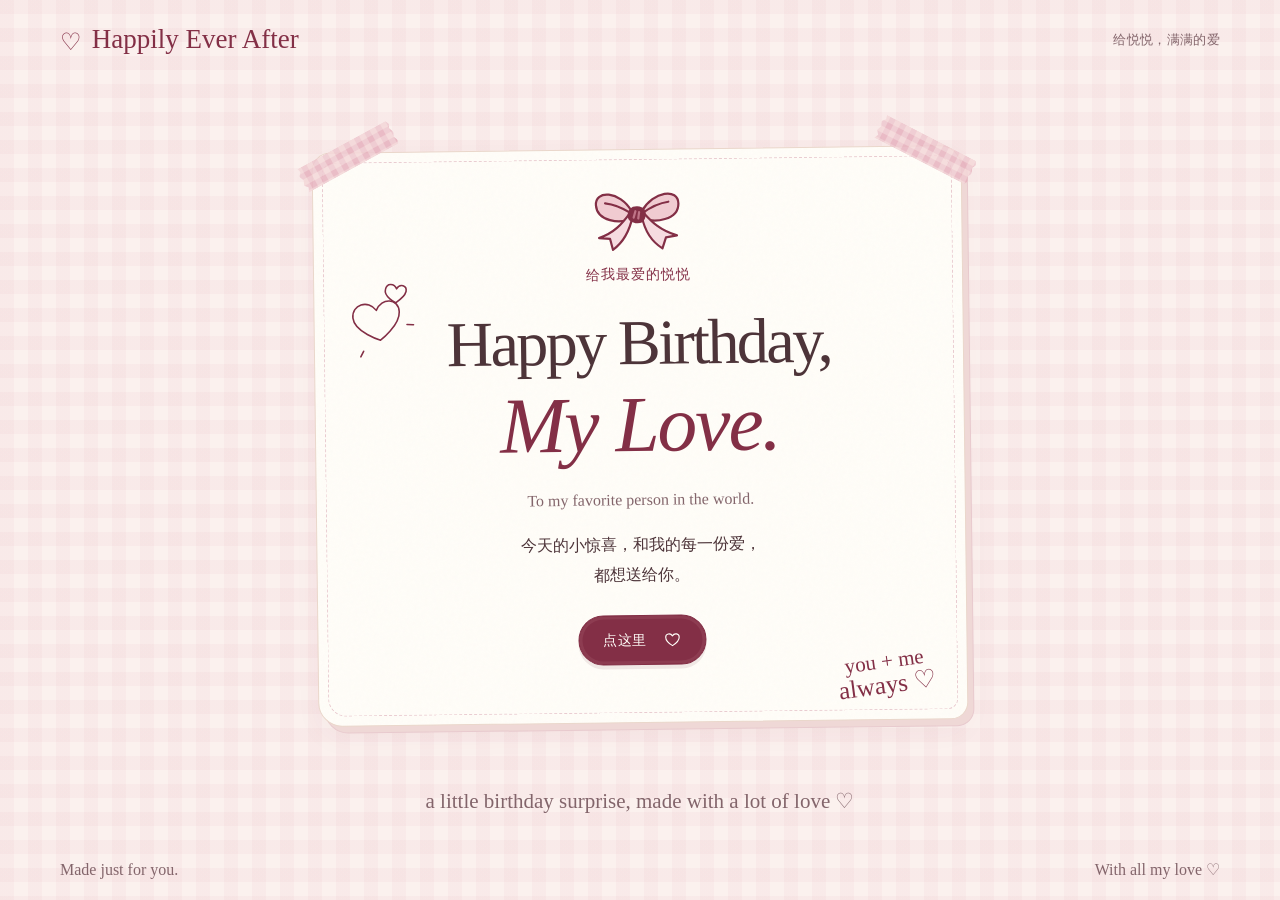
<file: index.html>
<!doctype html>
<html lang="en">
  <head>
    <meta charset="utf-8">
    <meta name="viewport" content="width=device-width, initial-scale=1, viewport-fit=cover">
    <meta name="theme-color" content="#fbf1ee">
    <meta name="description" content="A birthday keepsake, made with love.">
    <meta name="robots" content="noindex, nofollow, noarchive">
    <title>Happily Ever After — For You</title>
    <link rel="icon" href="assets/favicon.svg?v=2" type="image/svg+xml">
    <link rel="stylesheet" href="style.css?v=5">
    <script src="script.js?v=5" defer></script>
  </head>
  <body>
    <a class="skip-link" href="#main">Skip to the main content</a>
    <header class="masthead">
      <a class="wordmark" href="index.html" aria-label="Happily Ever After, back to the beginning"><span aria-hidden="true">♡</span> Happily Ever After</a>
      <span class="masthead-note" lang="zh-Hans">给悦悦，满满的爱</span>
    </header>
    <main id="main">
      <section class="opening" aria-labelledby="birthday-title">
        <div class="opening-inner">
          <span class="paper-tape tape-left" aria-hidden="true"></span>
          <span class="paper-tape tape-right" aria-hidden="true"></span>
          <img class="birthday-bow" src="assets/bow.svg" width="120" height="80" alt="">
          <p class="eyebrow opening-eyebrow" lang="zh-Hans">给我最爱的悦悦</p>
          <h1 id="birthday-title">Happy Birthday,<br><em>My Love.</em></h1>
          <p class="opening-subtitle">To my favorite person in the world.</p>
          <p class="opening-message" lang="zh-Hans">今天的小惊喜，和我的每一份爱，<br>都想送给你。</p>
          <a class="primary-button opening-cta" href="memories.html" lang="zh-Hans">
            点这里
            <svg viewBox="0 0 24 24" fill="none" aria-hidden="true"><path d="M12 20S3 14.7 3 8.7C3 3.8 9.5 2.8 12 7c2.5-4.2 9-3.2 9 1.7C21 14.7 12 20 12 20Z"/></svg>
          </a>
          <span class="card-note" aria-hidden="true">you + me<br><span>always ♡</span></span>
          <svg class="card-hearts" viewBox="0 0 100 100" fill="none" aria-hidden="true"><path d="M42 71S12 54 14 36c2-17 24-19 31-3 10-15 31-9 28 8-3 17-31 30-31 30Z"/><path d="M71 29S58 18 62 10c4-9 13-5 14 2 6-6 14-1 11 6-3 6-16 11-16 11Z"/><path d="m18 80-5 6m66-27 8 2"/></svg>
        </div>
        <p class="opening-footnote">a little birthday surprise, made with a lot of love ♡</p>
      </section>
    </main>
    <footer class="site-footer"><span>Made just for you.</span><span>With all my love ♡</span></footer>
  </body>
</html>
</file>
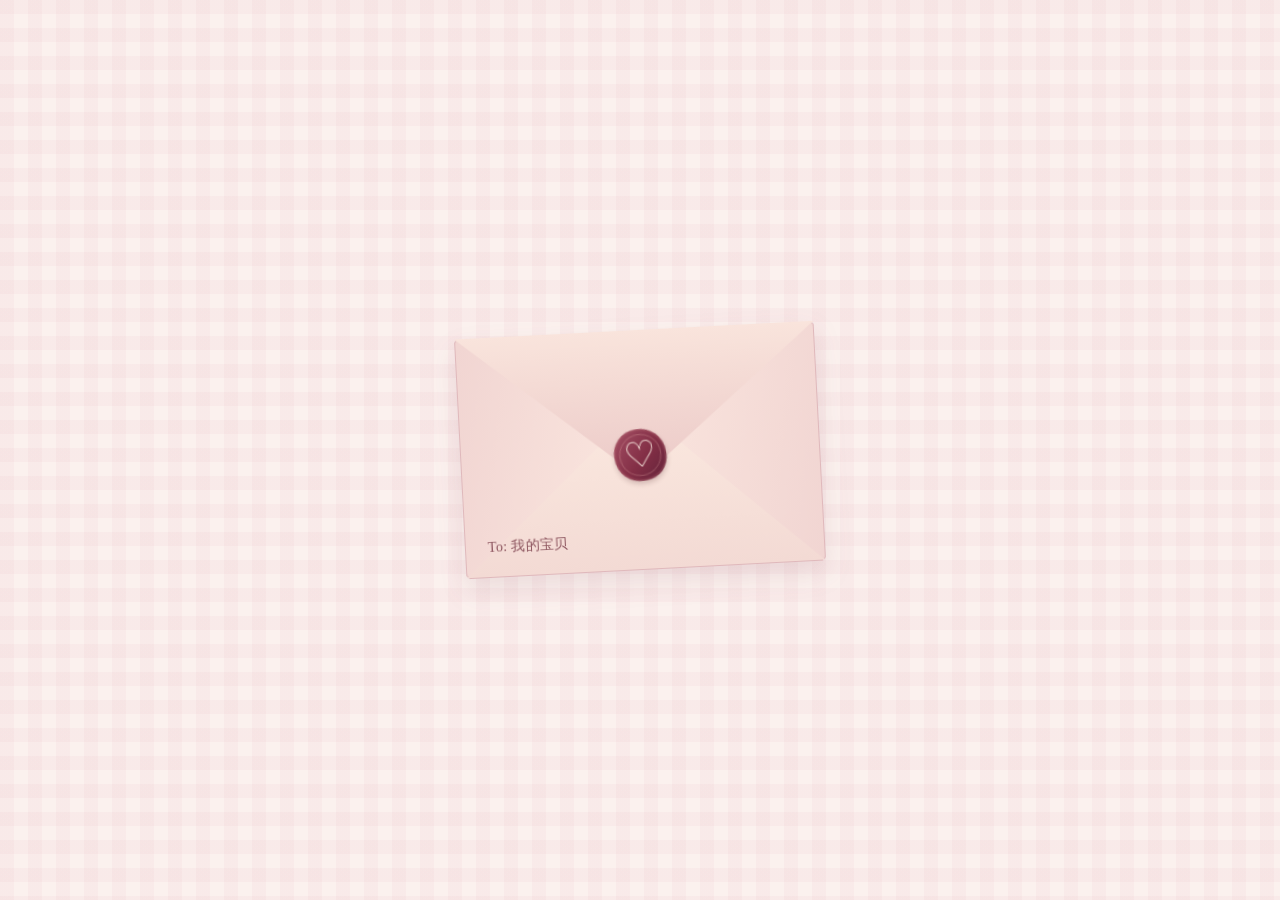
<file: letter.html>
<!doctype html>
<html lang="zh-Hans">
  <head>
    <meta charset="utf-8">
    <meta name="viewport" content="width=device-width, initial-scale=1, viewport-fit=cover">
    <meta name="theme-color" content="#fbf1ee">
    <meta name="description" content="A birthday keepsake, made with love.">
    <meta name="robots" content="noindex, nofollow, noarchive">
    <title>A Letter for You — Happily Ever After</title>
    <link rel="icon" href="assets/favicon.svg?v=2" type="image/svg+xml">
    <link rel="stylesheet" href="style.css?v=5">
    <script src="script.js?v=5" defer></script>
  </head>
  <body class="letter-page">
    <main id="main">
      <section class="envelope-scene section-width" id="envelope-scene" aria-label="给宝贝的信封" hidden>
        <button class="envelope-button" id="open-envelope" type="button" aria-label="拆开信封" aria-controls="letter-reading" aria-expanded="false">
          <span class="envelope-space" aria-hidden="true">
            <span class="envelope">
              <span class="envelope-back"></span>
              <span class="envelope-insert"><span class="insert-greeting">My love,</span><span class="insert-line"></span><span class="insert-line"></span><span class="insert-line short"></span></span>
              <span class="envelope-front"></span>
              <span class="envelope-flap"></span>
              <span class="envelope-address" lang="zh-Hans">To: 我的宝贝</span>
              <span class="envelope-seal">♡</span>
            </span>
          </span>
        </button>
        <p class="sr-only" id="envelope-status" role="status" lang="zh-Hans"></p>
      </section>
      <div id="letter-reading" class="letter-reading">
      <section class="letter-section section-width" id="letter" aria-labelledby="letter-title">
        <article class="letter-paper">
          <!-- LOVE LETTER START: edit only the paragraphs in this block. -->
          <div class="letter-content" lang="zh-Hans">
            <p id="letter-title" tabindex="-1">生日快乐，我最爱的宝贝！❤️</p>

            <p>不知不觉，我们已经在一起快半年啦。</p>

            <p>回想起这半年，我们一起经历了好多好多事情，也留下了好多特别珍贵的回忆。有时候想起来，我真的觉得自己好幸福。</p>

            <p>其实我很喜欢我们在一起的生活。</p>

            <p>喜欢和你一起出去玩，也喜欢和你一起做那些再普通不过的小事。喜欢每天和你分享生活里的点点滴滴，喜欢想到很快又能见到你，喜欢原本平凡的一天，因为有你而变得值得期待。</p>

            <p>我有时候会觉得，时间过得真的好快。明明还有好多事情想和你一起做，好多地方想和你一起去，好多话想慢慢说给你听，怎么一转眼半年就过去了。</p>

            <p>但仔细想想，比起那些特别的日子，更让我舍不得的，其实是我们在一起的每一天。那些一起吃饭、聊天、散步，甚至只是安安静静待在一起的时光，都让我觉得特别幸福。以前觉得再平常不过的小事，现在因为有你，都成了我想一直拥有的生活。</p>

            <p>现在你也开始了在 UCLA 的学习生活。我知道你对自己有很多期待，也会给自己很大的压力。我希望你能顺顺利利地完成自己想做的事情，但我更希望你每天都能开心一点，不要总是那么累。</p>

            <p>我想陪你庆祝每一个小小的成功，也想在你难过、委屈、疲惫的时候抱抱你。我希望以后不管遇到什么事情，你都不用觉得自己只能一个人面对，因为我真的很想一直陪着你。</p>

            <p>写到这里，我突然觉得，生日好像是一件很神奇的事情。</p>

            <p>今天是你来到这个世界上的日子。而对我来说，最值得开心的事情之一，就是我们后来遇见了彼此，成为了彼此生活中那么重要的人。</p>

            <p>谢谢你出现在我的生活里，谢谢你给了我这么幸福的半年。</p>

            <p>如果可以的话，我真的好想把我们的时间过得慢一点。想和你一起经历好多好多的春夏秋冬，一起去看这个世界，一起把现在还没实现的愿望一个个实现。</p>

            <p>我想在你以后的每一个生日都陪在你身边。想看着你慢慢实现自己的梦想，想和你一起经历人生中所有重要的时刻，也想在很多很多年以后，还能像现在这样牵着你的手，叫你一声宝贝。</p>

            <p>我知道未来一定不会每一天都像现在这样轻松快乐，但我想和你一起面对那些不那么容易的日子。因为我想要的，不只是和你一起度过开心的时光，而是和你一起生活，一起走过很长很长的人生。</p>

            <p>这半年真的太幸福了。</p>

            <p>我好舍不得这些已经过去的日子，也好期待以后和你在一起的每一天。<br>我真的真的很爱你，也真的永远都不想和你分开。</p>

            <p>生日快乐，我的宝贝。</p>

            <p>希望新的一岁，你能一直像“悦悦”一样，开开心心的。</p>

            <p>也希望在未来很久很久的日子里，我都能是那个陪在你身边、让你开心的人。</p>

            <p class="letter-signature">永远爱你 ❤️</p>
          </div>
          <!-- LOVE LETTER END -->
        </article>
      </section>
      </div>
    </main>
  </body>
</html>
</file>
<file: style.css>
/* A little birthday gift: ribbon, gingham, paper, and a lot of love. */
:root {
  color-scheme: light;
  --paper: #fbf1ee;
  --letter-paper: #fffdf8;
  --ink: #4d3439;
  --muted: #83656b;
  --accent: #832f46;
  --accent-dark: #622239;
  --accent-soft: #ddb1bc;
  --line: #e8ced1;
  --masthead-height: 72px;
  --footer-height: 56px;
  --serif: "Iowan Old Style", "Baskerville", "Palatino Linotype", "Book Antiqua", Georgia, serif;
  --hand: "Snell Roundhand", "Apple Chancery", "URW Chancery L", "Brush Script MT", "Segoe Print", cursive;
  --sans: -apple-system, BlinkMacSystemFont, "Segoe UI", sans-serif;
  --chinese: "Songti SC", "STSong", "Noto Serif CJK SC", "Source Han Serif SC", "PingFang SC", "Microsoft YaHei", serif;
}
*, *::before, *::after { box-sizing: border-box; }
html { scroll-padding-top: 24px; }
body {
  margin: 0;
  color: var(--ink);
  background-color: var(--paper);
  background-image: linear-gradient(90deg, #eac4ca26 50%, transparent 50%), linear-gradient(#eac4ca26 50%, transparent 50%);
  background-size: 28px 28px;
  font-family: var(--sans);
  -webkit-font-smoothing: antialiased;
  -webkit-text-size-adjust: 100%;
}
[hidden] { display: none !important; }
::selection { background: #efd0d8; color: #622239; }
a { color: inherit; text-underline-offset: 5px; }
a, button, video { -webkit-tap-highlight-color: #832f4618; }
a:focus-visible, button:focus-visible, video:focus-visible { outline: 2px solid var(--accent); outline-offset: 6px; }
button { font: inherit; }
h1, h2, p { margin: 0; }
h1, h2 { font-family: var(--serif); font-weight: 400; }
svg { width: 20px; height: 20px; stroke: currentColor; stroke-width: 1.5; stroke-linecap: round; stroke-linejoin: round; }
.section-width { width: min(100% - 40px, 880px); margin-inline: auto; }
.eyebrow { color: var(--muted); font-family: var(--chinese); font-size: 13px; line-height: 1.7; letter-spacing: .07em; }
.handwritten { font-family: var(--hand); font-size: 23px; letter-spacing: 0; color: var(--accent); }
.skip-link { position: fixed; left: 16px; top: 12px; z-index: 20; padding: 12px 18px; border-radius: 12px; background: var(--letter-paper); transform: translateY(-160%); }
.skip-link:focus { transform: translateY(0); }
.sr-only { position: absolute; width: 1px; height: 1px; padding: 0; margin: -1px; overflow: hidden; clip-path: inset(50%); white-space: nowrap; border: 0; }
.masthead { width: calc(100% - 40px); max-width: 1160px; margin: 0 auto; min-height: var(--masthead-height); padding-top: env(safe-area-inset-top, 0px); display: flex; align-items: center; justify-content: space-between; gap: 14px; }
.wordmark { font-family: var(--hand); font-size: 22px; line-height: 1.3; text-decoration: none; color: var(--accent); }
.wordmark span { font-family: var(--serif); display: inline-block; margin-right: 3px; font-size: 24px; vertical-align: -2px; }
.masthead-note { color: var(--muted); font-family: var(--chinese); font-size: 11px; letter-spacing: .025em; text-align: right; }
.site-footer { display: flex; align-items: center; justify-content: space-between; gap: 18px; width: calc(100% - 40px); max-width: 1160px; min-height: var(--footer-height); margin: 0 auto; padding: 14px 0 max(14px, env(safe-area-inset-bottom)); color: var(--muted); font-family: var(--hand); font-size: 16px; line-height: 1.6; }
.primary-button { display: inline-flex; justify-content: center; align-items: center; gap: 17px; min-height: 50px; padding: 12px 24px; border: 1px solid var(--accent); border-radius: 999px; background: var(--accent); color: var(--letter-paper); box-shadow: 0 4px 0 #67293a18, inset 0 0 0 3px #f5c8d015; text-decoration: none; font-size: 14px; line-height: 1.6; letter-spacing: .03em; transition: background-color 180ms, transform 180ms; }
.primary-button:hover { background: var(--accent-dark); transform: translateY(-2px); }
.primary-button svg { width: 18px; height: 18px; flex-shrink: 0; }
.paper-tape { position: absolute; display: block; z-index: 3; width: 104px; height: 26px; background-color: #e6b1be; background-image: linear-gradient(90deg, #fff6ed55 50%, transparent 50%), linear-gradient(#fff6ed55 50%, transparent 50%); background-size: 12px 12px; opacity: .84; clip-path: polygon(2% 0, 98% 0, 100% 16%, 98% 30%, 100% 52%, 98% 68%, 100% 86%, 98% 100%, 1% 100%, 3% 83%, 0 68%, 2% 49%, 0 30%, 3% 16%); pointer-events: none; }

/* The first page is a birthday card, held down with pink paper tape. */
.opening { min-height: calc(100svh - var(--masthead-height) - var(--footer-height)); display: flex; flex-direction: column; align-items: center; justify-content: center; text-align: center; padding: 28px 25px 20px; }
.opening-inner { position: relative; width: min(100%, 650px); margin-block: auto; padding: 27px 22px 58px; border: 1px solid #ead7cb; border-radius: 18px 22px 17px 24px; background-color: var(--letter-paper); background-image: url("data:image/svg+xml,%3Csvg viewBox='0 0 180 180' xmlns='http://www.w3.org/2000/svg'%3E%3Cfilter id='paper'%3E%3CfeTurbulence type='fractalNoise' baseFrequency='.85' numOctaves='3' stitchTiles='stitch'/%3E%3C/filter%3E%3Cpath fill='%238b5d67' opacity='.025' filter='url(%23paper)' d='M0 0h180v180H0z'/%3E%3C/svg%3E"); box-shadow: 6px 7px 0 -1px #efd8d6, 6px 7px 0 0 #e8cace, 0 12px 28px #7535450a; transform: rotate(-.7deg); }
.opening-inner::after { content: ""; position: absolute; inset: 9px; border: 1px dashed #e9cbd0; border-radius: 12px 16px 11px 18px; pointer-events: none; }
.tape-left { top: -10px; left: -17px; transform: rotate(-28deg); }
.tape-right { top: -10px; right: -17px; transform: rotate(28deg); }
.birthday-bow { display: block; width: 96px; height: auto; margin: 0 auto 6px; }
.opening-eyebrow { margin-bottom: 19px; font-size: 14px; color: var(--accent); }
.opening h1 { font-size: clamp(37px, 6.3vw, 64px); line-height: 1.12; letter-spacing: -.04em; }
.opening h1 em { display: inline-block; color: var(--accent); font-family: var(--hand); font-size: 1.24em; line-height: 1.15; font-weight: 400; letter-spacing: -.025em; }
.opening-subtitle { margin-top: 17px; font-family: var(--serif); font-size: 14px; line-height: 1.6; color: var(--muted); }
.opening-message { margin-top: 17px; font-family: var(--chinese); font-size: 15px; line-height: 1.9; color: var(--ink); }
.opening-cta { margin-top: 25px; }
.card-note { position: absolute; right: 22px; bottom: 13px; color: var(--accent); font-family: var(--hand); font-size: 16px; line-height: 1; transform: rotate(-7deg); }
.card-note > span { font-size: 19px; }
.card-hearts { display: none; position: absolute; top: 130px; left: 29px; width: 79px; height: 79px; color: var(--accent); stroke-width: 2; transform: rotate(-12deg); }
.opening-footnote { margin-top: 24px; padding-inline: 10px; max-width: 350px; color: var(--muted); font-family: var(--hand); font-size: 19px; line-height: 1.5; }

/* A little polaroid frame around our real, portrait film. */
.film-page { text-align: center; padding-top: 14px; padding-bottom: 16px; min-height: calc(100svh - var(--masthead-height) - var(--footer-height)); }
.chapter-heading { text-align: center; }
.chapter-title { margin-top: 6px; font-family: var(--chinese); font-size: clamp(29px, 4vw, 38px); line-height: 1.4; letter-spacing: .015em; }
.section-description { margin-top: 7px; font-family: var(--chinese); font-size: 13px; color: var(--muted); line-height: 1.7; }
.film-shell { --film-ratio: .5625; position: relative; width: min(100%, 440px, calc(62svh * var(--film-ratio))); margin: 26px auto 0; padding: 8px; background: var(--letter-paper); border: 1px solid #ead7cf; border-radius: 3px; box-shadow: 3px 4px 0 #efd8d640, 0 8px 22px #7535450b; transform: rotate(-.7deg); }
.film-shell.is-landscape { width: min(100%, 740px, calc(62svh * var(--film-ratio))); }
.film-tape { width: 86px; height: 22px; top: -13px; left: calc(50% - 43px); transform: rotate(4deg); }
.film-frame { position: relative; aspect-ratio: var(--film-ratio); overflow: hidden; border-radius: 2px; background: #3c2028; }
.film-frame video { position: absolute; inset: 0; display: block; width: 100%; height: 100%; object-fit: contain; background: #211b1d; }
.film-placeholder { position: absolute; inset: 0; }
.film-cover { display: block; width: 100%; height: 100%; object-fit: cover; }
.film-cover-copy { position: absolute; inset: 0; display: flex; flex-direction: column; align-items: center; justify-content: center; color: #f7efdf; padding: 18px 10px 40px; }
.film-cover-eyebrow { font-size: 8px; line-height: 1.6; letter-spacing: .08em; color: #e6d0c9; }
.film-cover-copy > p { margin-top: 20px; font-family: var(--hand); font-size: clamp(35px, 8vw, 63px); line-height: 1.1; letter-spacing: -.025em; }
.film-cover-rule { width: 25px; height: 1px; margin-top: 24px; background: #cc999b; }
.film-cover-signoff { margin-top: 21px; font-family: var(--serif); font-style: italic; font-size: 14px; color: #e6d0c9; }
.film-status { position: absolute; left: 14px; right: 14px; bottom: 24px; color: #e6d0c9; font-size: 10px; line-height: 1.6; }
.film-caption { display: flex; justify-content: space-between; align-items: center; gap: 7px; padding: 13px 1px 6px; color: var(--accent); font-family: var(--hand); font-size: 15px; line-height: 1.25; text-align: left; }
.film-caption > :last-child { text-align: right; white-space: nowrap; font-family: var(--sans); color: var(--muted); font-size: 9px; }
.playback-help { margin: 14px auto 0; max-width: 420px; color: var(--muted); font-size: 13px; line-height: 1.8; }
.film-invitation { min-height: 72px; display: flex; flex-direction: column; align-items: center; justify-content: center; gap: 9px; padding-top: 16px; }
.film-next-note { font-family: var(--chinese); color: var(--muted); font-size: 13px; line-height: 1.7; text-wrap: balance; }
.film-letter-link { display: inline-flex; align-items: center; justify-content: center; min-height: 44px; padding: 8px 4px; color: var(--accent); font-family: var(--chinese); font-size: 15px; line-height: 1.7; text-decoration-style: dotted; text-decoration-color: var(--accent-soft); text-underline-offset: 7px; }
.film-letter-link:hover { color: var(--accent-dark); text-decoration-color: var(--accent); }
.film-invitation.is-ready { padding-bottom: 10px; }

/* A blush envelope, a heart seal, and words saved just for her. */
.envelope-scene { min-height: 100svh; display: flex; flex-direction: column; align-items: center; justify-content: center; text-align: center; padding-block: 24px; }
.envelope-button { display: block; width: min(100% - 18px, 330px); margin: 0; border: none; padding: 0; background: transparent; color: var(--accent); cursor: pointer; touch-action: manipulation; transform: rotate(-3deg); transition: transform 250ms; }
.envelope-button:hover { transform: rotate(-1deg); }
.envelope-space { display: block; position: relative; padding-block: 48px; }
.envelope { display: block; position: relative; width: 100%; aspect-ratio: 3 / 2; perspective: 1100px; filter: drop-shadow(0 12px 13px #7535451c); }
.envelope-back { position: absolute; inset: 0; background: #e8c1c0; border: 1px solid #d9adb3; border-radius: 5px; }
.envelope-insert { position: absolute; top: 7%; left: 6%; width: 88%; height: 86%; padding: 24px; text-align: left; background: var(--letter-paper); border: 1px solid #e8dfd2; transition: transform 650ms 180ms cubic-bezier(.2,.65,.3,1); }
.insert-greeting { display: block; font: 30px var(--hand); color: var(--accent); margin-bottom: 18px; }
.insert-line { display: block; width: 100%; height: 1px; background: #eedbd9; margin-top: 13px; }
.insert-line.short { width: 70%; }
.envelope-front { position: absolute; inset: 0; z-index: 2; clip-path: polygon(0 0, 50% 57%, 100% 0, 100% 100%, 0 100%); background: linear-gradient(100deg, #f1d5d2, #fae5de 48%, #f1d5d2); border: 1px solid #dfb8bb; border-radius: 5px; }
.envelope-front::after { content: ""; position: absolute; inset: 0; clip-path: polygon(0 100%, 50% 32%, 100% 100%); background: linear-gradient(0deg, #f3dad4, #fff0e5); }
.envelope-flap { position: absolute; top: 0; left: 0; width: 100%; height: 62%; z-index: 3; clip-path: polygon(0 0, 100% 0, 50% 100%); background: linear-gradient(180deg, #f9e4dc, #ebc9c7); transform-origin: center top; backface-visibility: hidden; transition: transform 620ms cubic-bezier(.25,.1,.25,1); }
.envelope-address { position: absolute; z-index: 3; left: 23px; bottom: 21px; color: #8b535d; font-family: var(--chinese); font-size: 14px; letter-spacing: .025em; }
.envelope-seal { position: absolute; z-index: 4; top: 52%; left: 50%; width: 52px; height: 52px; display: flex; align-items: center; justify-content: center; border-radius: 47% 50% 45% 49%; transform: translate(-50%, -50%) rotate(-7deg); background: linear-gradient(135deg, #a44f64, #832f46 55%, #622239); color: #f9e9df; font: 36px/1 var(--serif); box-shadow: 0 3px 5px #45181e33, inset 0 0 0 2px #b9677040; transition: opacity 220ms, transform 250ms; }
.envelope-seal::before { content: ""; position: absolute; inset: 5px; border: 1px solid #e3a5a359; border-radius: 50%; }
.envelope-button:disabled { cursor: default; }
.envelope-button.is-opening .envelope-flap { transform: rotateX(180deg); }
.envelope-button.is-opening .envelope-seal { opacity: 0; transform: translate(-50%, -60%) rotate(-7deg); }
.envelope-button.is-opening .envelope-insert { transform: translateY(-49%); }

/* The letter stays still and readable, on a page of our own stationery. */
.letter-reading { min-height: 100svh; padding: 35px 0 40px; }
.letter-section { max-width: 740px; }
.letter-paper { position: relative; padding: 38px 27px 46px; background-color: var(--letter-paper); border: 1px solid #ead7cf; border-radius: 5px 7px 4px 6px; box-shadow: 4px 5px 0 #efd8d680, 0 12px 38px -26px #7535452e; }
.letter-paper::after { content: ""; position: absolute; inset: 10px; border: 1px dashed #ecd5d5; border-radius: 2px; pointer-events: none; }
.letter-content { font-family: var(--chinese); font-size: 17px; line-height: 2.05; font-weight: 400; letter-spacing: .025em; overflow-wrap: break-word; line-break: strict; }
.letter-content p + p { margin-top: 24px; }
#letter-title:focus { outline: none; }
.letter-content .letter-signature { margin-top: 39px; color: var(--accent); font-size: 19px; }

@media (min-width: 600px) {
  :root { --masthead-height: 80px; --footer-height: 60px; }
  .section-width { width: min(100% - 88px, 880px); }
  .masthead, .site-footer { width: calc(100% - 88px); }
  .wordmark { font-size: 27px; }
  .masthead-note { font-size: 13px; }
  .opening { padding: 30px 35px 22px; }
  .opening-inner { padding: 32px 50px 57px; }
  .birthday-bow { width: 110px; margin-bottom: 8px; }
  .opening-eyebrow { margin-bottom: 20px; }
  .opening-subtitle { font-size: 16px; }
  .opening-message { font-size: 16px; }
  .card-note { font-size: 21px; right: 32px; bottom: 22px; }
  .card-note > span { font-size: 25px; }
  .card-hearts { display: block; }
  .opening-footnote { max-width: none; font-size: 21px; }
  .film-page { padding-top: 20px; }
  .section-description { font-size: 14px; }
  .film-caption { font-size: 18px; }
  .film-caption > :last-child { font-size: 10px; }
  .envelope-button { width: 360px; }
  .letter-reading { padding-top: 44px; }
  .letter-paper { padding: 56px 64px 63px; }
  .letter-content { font-size: 18px; line-height: 2.1; }
  .letter-content p + p { margin-top: 28px; }
}
@media (max-width: 359px) {
  .masthead { gap: 10px; }
  .wordmark { font-size: 19px; }
  .wordmark span { font-size: 20px; margin-right: 0; }
  .masthead-note { max-width: 52px; line-height: 1.7; font-size: 10px; }
  .opening { padding-inline: 22px; }
  .opening-inner { padding-inline: 16px; }
  .opening h1 { font-size: 32px; }
  .opening-subtitle { font-size: 13px; }
  .opening-message { font-size: 14px; }
  .tape-left, .tape-right { width: 84px; }
  .letter-paper { padding-inline: 23px; }
  .envelope-seal { width: 46px; height: 46px; font-size: 32px; }
}
@media (prefers-reduced-motion: no-preference) {
  .letter-reading.is-arriving { animation: arrive 400ms both; }
  @keyframes arrive { from { opacity: 0; transform: translateY(7px); } to { opacity: 1; transform: translateY(0); } }
}
@media (prefers-reduced-motion: reduce) { *, *::before, *::after { animation: none !important; transition: none !important; } }
@media print {
  body { background: white; color: black; }
  .masthead, .opening, .film-page, .envelope-scene, .site-footer, .skip-link { display: none !important; }
  .letter-reading[hidden] { display: block !important; }
  .letter-section { width: 100%; max-width: none; }
  .letter-paper { background: white; border: none; box-shadow: none; padding: 20px; }
  .letter-paper::after { display: none; }
  .letter-content { font-size: 12pt; line-height: 1.8; }
  .letter-content p { orphans: 3; widows: 3; }
}
</file>
